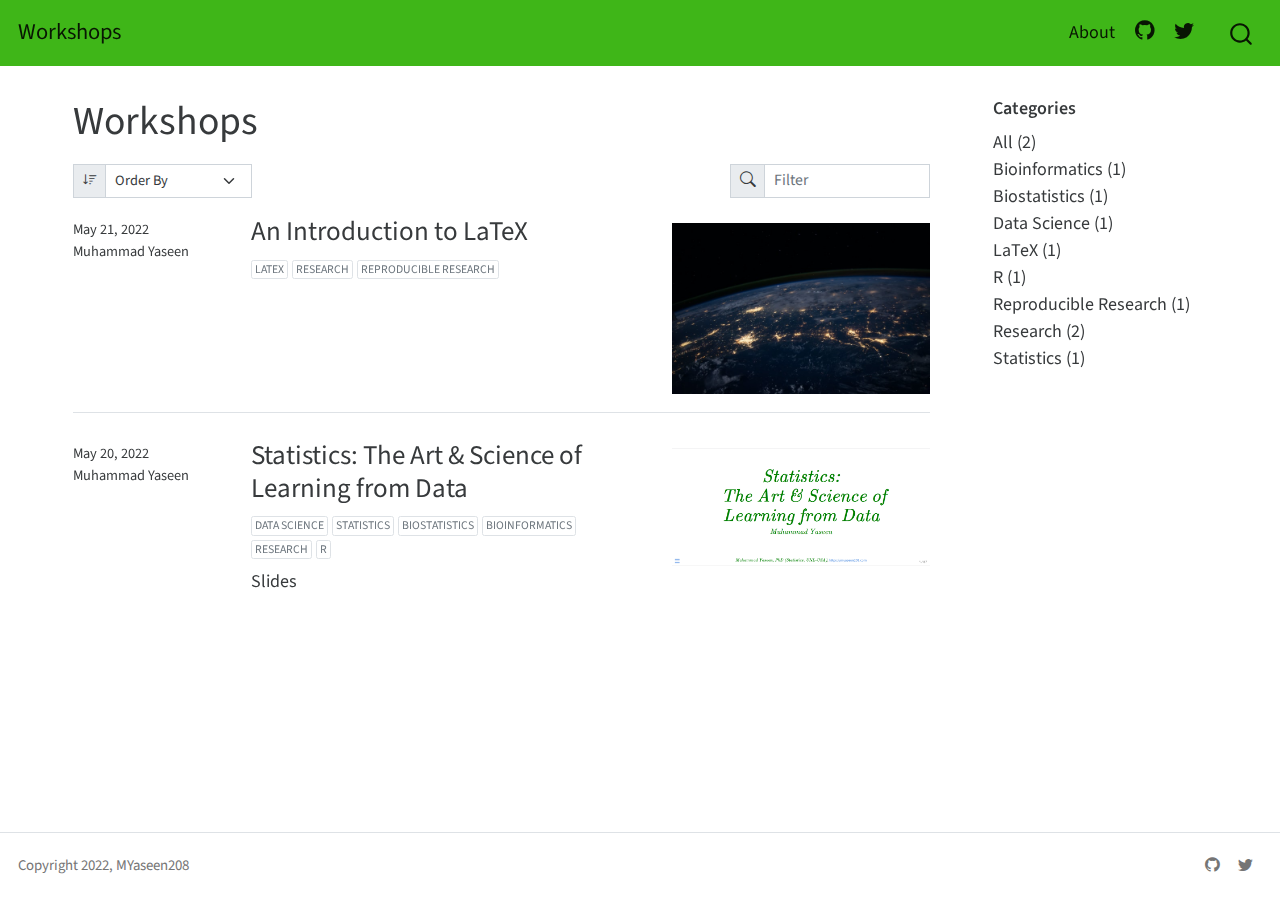
<file: index.html>
<!DOCTYPE html>
<html xmlns="http://www.w3.org/1999/xhtml" lang="en" xml:lang="en"><head>
  <meta charset="utf-8">
  <meta name="generator" content="quarto-0.9.165">
  <meta name="viewport" content="width=device-width, initial-scale=1.0, user-scalable=yes">
  <title>Workshops</title>
  <style>
    code{white-space: pre-wrap;}
    span.smallcaps{font-variant: small-caps;}
    span.underline{text-decoration: underline;}
    div.column{display: inline-block; vertical-align: top; width: 50%;}
    div.hanging-indent{margin-left: 1.5em; text-indent: -1.5em;}
    ul.task-list{list-style: none;}
  </style>

  <script src="site_libs/quarto-nav/quarto-nav.js"></script>
  <script src="site_libs/quarto-nav/headroom.min.js"></script>
  <script src="site_libs/clipboard/clipboard.min.js"></script>
  <meta name="quarto:offset" content="./">
  <script src="site_libs/quarto-search/autocomplete.umd.js"></script>
  <script src="site_libs/quarto-search/fuse.min.js"></script>
  <script src="site_libs/quarto-search/quarto-search.js"></script>
  <script src="site_libs/quarto-listing/list.min.js"></script>
  <script src="site_libs/quarto-listing/quarto-listing.js"></script>
  <script src="site_libs/quarto-html/quarto.js"></script>
  <script src="site_libs/quarto-html/popper.min.js"></script>
  <script src="site_libs/quarto-html/tippy.umd.min.js"></script>
  <script src="site_libs/quarto-html/anchor.min.js"></script>
  <link href="site_libs/quarto-html/tippy.css" rel="stylesheet">
  <link id="quarto-text-highlighting-styles" href="site_libs/quarto-html/quarto-syntax-highlighting.css" rel="stylesheet">
  <script src="site_libs/bootstrap/bootstrap.min.js"></script>
  <link href="site_libs/bootstrap/bootstrap-icons.css" rel="stylesheet">
  <link href="site_libs/bootstrap/bootstrap.min.css" rel="stylesheet">
  <script id="quarto-search-options" type="application/json">{
    "location": "navbar",
    "copy-button": false,
    "collapse-after": 3,
    "panel-placement": "end",
    "type": "overlay",
    "limit": 20,
    "language": {
      "search-no-results-text": "No results",
      "search-matching-documents-text": "matching documents",
      "search-copy-link-title": "Copy link to search",
      "search-hide-matches-text": "Hide additional matches",
      "search-more-match-text": "more match in this document",
      "search-more-matches-text": "more matches in this document",
      "search-clear-button-title": "Clear",
      "search-detached-cancel-button-title": "Cancel",
      "search-submit-button-title": "Submit"
    }
  }</script>
  <script>

    window.document.addEventListener("DOMContentLoaded", function (_event) {
      const listingTargetEl = window.document.querySelector('#listing-listing .list');
      if (!listingTargetEl) {
        // No listing discovered, do not attach.
        return; 
      }

      const options = {
        valueNames: ['listing-date','listing-title','listing-author','listing-image','listing-description','listing-categories',{ data: ['index'] },{ data: ['categories'] },{ data: ['listing-date-sort'] },{ data: ['listing-file-modified-sort'] }],
        
        searchColumns: ["listing-date","listing-title","listing-author","listing-image","listing-description","listing-categories"],
      };

      window['quarto-listings'] = window['quarto-listings'] || {};
      window['quarto-listings']['listing-listing'] = new List('listing-listing', options);

      if (window['quarto-listing-loaded']) {
        window['quarto-listing-loaded']();
      }
    });
    </script>
  <!--[if lt IE 9]>
    <script src="//cdnjs.cloudflare.com/ajax/libs/html5shiv/3.7.3/html5shiv-printshiv.min.js"></script>
  <![endif]-->
  <link rel="stylesheet" href="styles.css">
</head>
<body>
<div id="quarto-search-results"></div>
  <header id="quarto-header" class="headroom fixed-top">
    <nav class="navbar navbar-expand-lg navbar-dark ">
      <div class="navbar-container container-fluid">
      <a class="navbar-brand" href="./index.html">
    <span class="navbar-title">Workshops</span>
  </a>
          <button class="navbar-toggler" type="button" data-bs-toggle="collapse" data-bs-target="#navbarCollapse" aria-controls="navbarCollapse" aria-expanded="false" aria-label="Toggle navigation" onclick="if (window.quartoToggleHeadroom) { window.quartoToggleHeadroom(); }">
  <span class="navbar-toggler-icon"></span>
</button>
          <div class="collapse navbar-collapse" id="navbarCollapse">
            <ul class="navbar-nav navbar-nav-scroll ms-auto">
  <li class="nav-item">
    <a class="nav-link" href="./about.html">About</a>
  </li>  
  <li class="nav-item compact">
    <a class="nav-link" href="https://github.com/myaseen208/"><i class="bi bi-github" role="img">
</i> 
 </a>
  </li>  
  <li class="nav-item compact">
    <a class="nav-link" href="https://twitter.com/myaseen208/"><i class="bi bi-twitter" role="img">
</i> 
 </a>
  </li>  
</ul>
              <div id="quarto-search" class="" title="Search"></div>
          </div> <!-- /navcollapse -->
      </div> <!-- /container-fluid -->
    </nav>
</header>
<!-- content -->
<div id="quarto-content" class="quarto-container page-columns page-rows-contents page-layout-full page-navbar">
<!-- sidebar -->
<!-- margin-sidebar -->
    <div id="quarto-margin-sidebar" class="sidebar margin-sidebar">
        
    <h5 class="quarto-listing-category-title">Categories</h5><div class="quarto-listing-category category-default"><div class="category" data-category="">All <span class="quarto-category-count">(2)</span></div><div class="category" data-category="Bioinformatics">Bioinformatics <span class="quarto-category-count">(1)</span></div><div class="category" data-category="Biostatistics">Biostatistics <span class="quarto-category-count">(1)</span></div><div class="category" data-category="Data Science">Data Science <span class="quarto-category-count">(1)</span></div><div class="category" data-category="LaTeX">LaTeX <span class="quarto-category-count">(1)</span></div><div class="category" data-category="R">R <span class="quarto-category-count">(1)</span></div><div class="category" data-category="Reproducible Research">Reproducible Research <span class="quarto-category-count">(1)</span></div><div class="category" data-category="Research">Research <span class="quarto-category-count">(2)</span></div><div class="category" data-category="Statistics">Statistics <span class="quarto-category-count">(1)</span></div></div></div>
<!-- main -->
<main class="content column-page-left" id="quarto-document-content">
<header id="title-block-header" class="quarto-title-block default">

<div class="quarto-title"><h1 class="title display-7">Workshops</h1></div></header>




<div class="quarto-listing quarto-listing-container-default" id="listing-listing">
<div class="listing-actions-group">
   <div class="input-group input-group-sm quarto-listing-sort">
     <span class="input-group-text"><i class="bi bi-sort-down"></i></span>
     <select id="listing-listing-sort" class="form-select" aria-label="Order By" onchange="window['quarto-listings']['listing-listing'].sort(this.options[this.selectedIndex].value, { order: this.options[this.selectedIndex].getAttribute('data-direction')})">
       <option value="" disabled="" selected="" hidden="">Order By</option>
       <option value="index" data-direction="asc">Default</option>
         <option value="listing-title" data-direction="asc">
          Title
        </option>
         <option value="listing-date-sort" data-direction="asc">
          Date - Oldest
        </option>
         <option value="listing-date-sort" data-direction="desc">
          Date - Newest
        </option>
         <option value="listing-author" data-direction="asc">
          Author
        </option>
     </select>
  </div>
    <div class="input-group input-group-sm quarto-listing-filter">
      <span class="input-group-text"><i class="bi bi-search"></i></span>
      <input type="text" class="search form-control" placeholder="Filter">
    </div>
</div>
<div class="list quarto-listing-default">
<div class="quarto-post image-right" data-index="0" data-categories="LaTeX,Research,Reproducible Research" data-listing-date-sort="1653150435000" data-listing-file-modified-sort="1653150435013" data-listing-reading-time-sort="6.355">
<div class="thumbnail">
<p><a href="./posts/2022_nibaf_latex/index.html"> <img src="\posts\2022_nibaf_latex\image.jpg" class="thumnail-image"> </a></p>
</div>
<div class="body">
<a href="./posts/2022_nibaf_latex/index.html">
<h3 class="no-anchor listing-title">
An Introduction to LaTeX
</h3>
<div class="listing-subtitle">

</div>
</a>
<div class="listing-categories">
<div class="listing-category" onclick="window.quartoListingCategory('LaTeX'); return false;">
LaTeX
</div>
<div class="listing-category" onclick="window.quartoListingCategory('Research'); return false;">
Research
</div>
<div class="listing-category" onclick="window.quartoListingCategory('Reproducible Research'); return false;">
Reproducible Research
</div>
</div>
<a href="./posts/2022_nibaf_latex/index.html">
<div class="listing-description">

</div>
</a>
</div>
<div class="metadata">
<a href="./posts/2022_nibaf_latex/index.html">
<div class="listing-date">
May 21, 2022
</div>
<div class="listing-author">
Muhammad Yaseen
</div>
</a>
</div>
</div>
<div class="quarto-post image-right" data-index="1" data-categories="Data Science,Statistics,Biostatistics,Bioinformatics,Research,R" data-listing-date-sort="1652986800000" data-listing-file-modified-sort="1653154338234" data-listing-reading-time-sort="0.005">
<div class="thumbnail">
<p><a href="./posts/2022_tuf_slides/index.html"> <img src="\posts\2022_tuf_slides\image.png" class="thumnail-image"> </a></p>
</div>
<div class="body">
<a href="./posts/2022_tuf_slides/index.html">
<h3 class="no-anchor listing-title">
Statistics: The Art &amp; Science of Learning from Data
</h3>
<div class="listing-subtitle">

</div>
</a>
<div class="listing-categories">
<div class="listing-category" onclick="window.quartoListingCategory('Data Science'); return false;">
Data Science
</div>
<div class="listing-category" onclick="window.quartoListingCategory('Statistics'); return false;">
Statistics
</div>
<div class="listing-category" onclick="window.quartoListingCategory('Biostatistics'); return false;">
Biostatistics
</div>
<div class="listing-category" onclick="window.quartoListingCategory('Bioinformatics'); return false;">
Bioinformatics
</div>
<div class="listing-category" onclick="window.quartoListingCategory('Research'); return false;">
Research
</div>
<div class="listing-category" onclick="window.quartoListingCategory('R'); return false;">
R
</div>
</div>
<a href="./posts/2022_tuf_slides/index.html">
<div class="listing-description">
<p><span>Slides</span></p>
</div>
</a>
</div>
<div class="metadata">
<a href="./posts/2022_tuf_slides/index.html">
<div class="listing-date">
May 20, 2022
</div>
<div class="listing-author">
Muhammad Yaseen
</div>
</a>
</div>
</div>
</div>
<div class="listing-no-matching d-none">
No matching items
</div>
</div></main> <!-- /main -->
<script type="application/javascript">
window.document.addEventListener("DOMContentLoaded", function (event) {
  const icon = "";
  const anchorJS = new window.AnchorJS();
  anchorJS.options = {
    placement: 'right',
    icon: icon
  };
  anchorJS.add('.anchored');
  const clipboard = new window.ClipboardJS('.code-copy-button', {
    target: function(trigger) {
      return trigger.previousElementSibling;
    }
  });
  clipboard.on('success', function(e) {
    // button target
    const button = e.trigger;
    // don't keep focus
    button.blur();
    // flash "checked"
    button.classList.add('code-copy-button-checked');
    setTimeout(function() {
      button.classList.remove('code-copy-button-checked');
    }, 1000);
    // clear code selection
    e.clearSelection();
  });
  function tippyHover(el, contentFn) {
    const config = {
      allowHTML: true,
      content: contentFn,
      maxWidth: 500,
      delay: 100,
      arrow: false,
      appendTo: function(el) {
          return el.parentElement;
      },
      interactive: true,
      interactiveBorder: 10,
      theme: 'quarto',
      placement: 'bottom-start'
    };
    window.tippy(el, config); 
  }
  const noterefs = window.document.querySelectorAll('a[role="doc-noteref"]');
  for (var i=0; i<noterefs.length; i++) {
    const ref = noterefs[i];
    tippyHover(ref, function() {
      let href = ref.getAttribute('href');
      try { href = new URL(href).hash; } catch {}
      const id = href.replace(/^#\/?/, "");
      const note = window.document.getElementById(id);
      return note.innerHTML;
    });
  }
  var bibliorefs = window.document.querySelectorAll('a[role="doc-biblioref"]');
  for (var i=0; i<bibliorefs.length; i++) {
    const ref = bibliorefs[i];
    const cites = ref.parentNode.getAttribute('data-cites').split(' ');
    tippyHover(ref, function() {
      var popup = window.document.createElement('div');
      cites.forEach(function(cite) {
        var citeDiv = window.document.createElement('div');
        citeDiv.classList.add('hanging-indent');
        citeDiv.classList.add('csl-entry');
        var biblioDiv = window.document.getElementById('ref-' + cite);
        if (biblioDiv) {
          citeDiv.innerHTML = biblioDiv.innerHTML;
        }
        popup.appendChild(citeDiv);
      });
      return popup.innerHTML;
    });
  }
});
</script>
</div> <!-- /content -->
<footer class="footer">
  <div class="nav-footer">
    <div class="nav-footer-left">Copyright 2022, MYaseen208</div>   
    <div class="nav-footer-right">
      <ul class="footer-items list-unstyled">
    <li class="nav-item compact">
    <a class="nav-link" href="https://github.com/myaseen208">
      <i class="bi bi-github" role="img">
</i> 
    </a>
  </li>  
    <li class="nav-item compact">
    <a class="nav-link" href="https://twitter.com/myaseen208">
      <i class="bi bi-twitter" role="img">
</i> 
    </a>
  </li>  
</ul>
    </div>
  </div>
</footer>


</body></html>
</file>
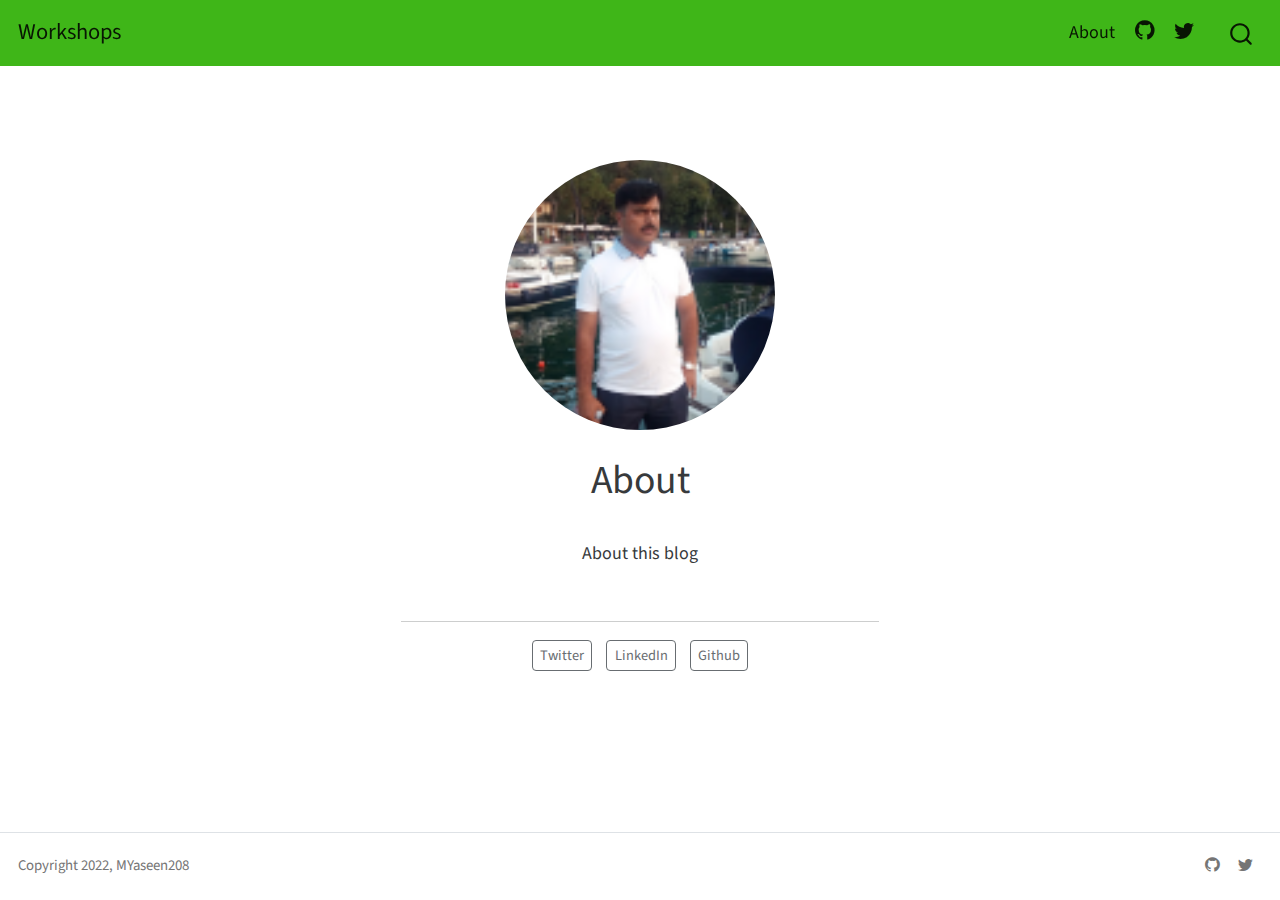
<file: about.html>
<!DOCTYPE html>
<html xmlns="http://www.w3.org/1999/xhtml" lang="en" xml:lang="en"><head>
  <meta charset="utf-8">
  <meta name="generator" content="quarto-0.9.165">
  <meta name="viewport" content="width=device-width, initial-scale=1.0, user-scalable=yes">
  <title>Workshops - About</title>
  <style>
    code{white-space: pre-wrap;}
    span.smallcaps{font-variant: small-caps;}
    span.underline{text-decoration: underline;}
    div.column{display: inline-block; vertical-align: top; width: 50%;}
    div.hanging-indent{margin-left: 1.5em; text-indent: -1.5em;}
    ul.task-list{list-style: none;}
  </style>

  <script src="site_libs/quarto-nav/quarto-nav.js"></script>
  <script src="site_libs/quarto-nav/headroom.min.js"></script>
  <script src="site_libs/clipboard/clipboard.min.js"></script>
  <meta name="quarto:offset" content="./">
  <script src="site_libs/quarto-search/autocomplete.umd.js"></script>
  <script src="site_libs/quarto-search/fuse.min.js"></script>
  <script src="site_libs/quarto-search/quarto-search.js"></script>
  <script src="site_libs/quarto-html/quarto.js"></script>
  <script src="site_libs/quarto-html/popper.min.js"></script>
  <script src="site_libs/quarto-html/tippy.umd.min.js"></script>
  <script src="site_libs/quarto-html/anchor.min.js"></script>
  <link href="site_libs/quarto-html/tippy.css" rel="stylesheet">
  <link id="quarto-text-highlighting-styles" href="site_libs/quarto-html/quarto-syntax-highlighting.css" rel="stylesheet">
  <script src="site_libs/bootstrap/bootstrap.min.js"></script>
  <link href="site_libs/bootstrap/bootstrap-icons.css" rel="stylesheet">
  <link href="site_libs/bootstrap/bootstrap.min.css" rel="stylesheet">
  <script id="quarto-search-options" type="application/json">{
    "location": "navbar",
    "copy-button": false,
    "collapse-after": 3,
    "panel-placement": "end",
    "type": "overlay",
    "limit": 20,
    "language": {
      "search-no-results-text": "No results",
      "search-matching-documents-text": "matching documents",
      "search-copy-link-title": "Copy link to search",
      "search-hide-matches-text": "Hide additional matches",
      "search-more-match-text": "more match in this document",
      "search-more-matches-text": "more matches in this document",
      "search-clear-button-title": "Clear",
      "search-detached-cancel-button-title": "Cancel",
      "search-submit-button-title": "Submit"
    }
  }</script>
  <!--[if lt IE 9]>
    <script src="//cdnjs.cloudflare.com/ajax/libs/html5shiv/3.7.3/html5shiv-printshiv.min.js"></script>
  <![endif]-->
  <link rel="stylesheet" href="styles.css">
</head>
<body class="fullcontent">
<div id="quarto-search-results"></div>
  <header id="quarto-header" class="headroom fixed-top">
    <nav class="navbar navbar-expand-lg navbar-dark ">
      <div class="navbar-container container-fluid">
      <a class="navbar-brand" href="./index.html">
    <span class="navbar-title">Workshops</span>
  </a>
          <button class="navbar-toggler" type="button" data-bs-toggle="collapse" data-bs-target="#navbarCollapse" aria-controls="navbarCollapse" aria-expanded="false" aria-label="Toggle navigation" onclick="if (window.quartoToggleHeadroom) { window.quartoToggleHeadroom(); }">
  <span class="navbar-toggler-icon"></span>
</button>
          <div class="collapse navbar-collapse" id="navbarCollapse">
            <ul class="navbar-nav navbar-nav-scroll ms-auto">
  <li class="nav-item">
    <a class="nav-link active" href="./about.html" aria-current="page">About</a>
  </li>  
  <li class="nav-item compact">
    <a class="nav-link" href="https://github.com/myaseen208/"><i class="bi bi-github" role="img">
</i> 
 </a>
  </li>  
  <li class="nav-item compact">
    <a class="nav-link" href="https://twitter.com/myaseen208/"><i class="bi bi-twitter" role="img">
</i> 
 </a>
  </li>  
</ul>
              <div id="quarto-search" class="" title="Search"></div>
          </div> <!-- /navcollapse -->
      </div> <!-- /container-fluid -->
    </nav>
</header>
<!-- content -->
<div id="quarto-content" class="quarto-container page-columns page-rows-contents page-layout-article page-navbar">
<!-- sidebar -->
<!-- margin-sidebar -->
    
<!-- main -->
<div class="quarto-about-jolla">
  <img src="myaseen208.png" class="about-image
  round " style="height: 15em; width: 15em;">
 <header id="title-block-header" class="quarto-title-block default">

<div class="quarto-title"><h1 class="title display-7">About</h1></div></header><main class="content" id="quarto-document-content">
<p>About this blog</p>



</main> 
  <hr class="about-sep">
   <div class="about-links">
  <a href="https://twitter.com/myaseen208" class="about-link">Twitter</a>
  <a href="https://linkedin.com/myaseen208" class="about-link">LinkedIn</a>
  <a href="https://github.com/myaseen208" class="about-link">Github</a>
</div>
</div>
 <!-- /main -->
<script type="application/javascript">
window.document.addEventListener("DOMContentLoaded", function (event) {
  const icon = "";
  const anchorJS = new window.AnchorJS();
  anchorJS.options = {
    placement: 'right',
    icon: icon
  };
  anchorJS.add('.anchored');
  const clipboard = new window.ClipboardJS('.code-copy-button', {
    target: function(trigger) {
      return trigger.previousElementSibling;
    }
  });
  clipboard.on('success', function(e) {
    // button target
    const button = e.trigger;
    // don't keep focus
    button.blur();
    // flash "checked"
    button.classList.add('code-copy-button-checked');
    setTimeout(function() {
      button.classList.remove('code-copy-button-checked');
    }, 1000);
    // clear code selection
    e.clearSelection();
  });
  function tippyHover(el, contentFn) {
    const config = {
      allowHTML: true,
      content: contentFn,
      maxWidth: 500,
      delay: 100,
      arrow: false,
      appendTo: function(el) {
          return el.parentElement;
      },
      interactive: true,
      interactiveBorder: 10,
      theme: 'quarto',
      placement: 'bottom-start'
    };
    window.tippy(el, config); 
  }
  const noterefs = window.document.querySelectorAll('a[role="doc-noteref"]');
  for (var i=0; i<noterefs.length; i++) {
    const ref = noterefs[i];
    tippyHover(ref, function() {
      let href = ref.getAttribute('href');
      try { href = new URL(href).hash; } catch {}
      const id = href.replace(/^#\/?/, "");
      const note = window.document.getElementById(id);
      return note.innerHTML;
    });
  }
  var bibliorefs = window.document.querySelectorAll('a[role="doc-biblioref"]');
  for (var i=0; i<bibliorefs.length; i++) {
    const ref = bibliorefs[i];
    const cites = ref.parentNode.getAttribute('data-cites').split(' ');
    tippyHover(ref, function() {
      var popup = window.document.createElement('div');
      cites.forEach(function(cite) {
        var citeDiv = window.document.createElement('div');
        citeDiv.classList.add('hanging-indent');
        citeDiv.classList.add('csl-entry');
        var biblioDiv = window.document.getElementById('ref-' + cite);
        if (biblioDiv) {
          citeDiv.innerHTML = biblioDiv.innerHTML;
        }
        popup.appendChild(citeDiv);
      });
      return popup.innerHTML;
    });
  }
});
</script>
</div> <!-- /content -->
<footer class="footer">
  <div class="nav-footer">
    <div class="nav-footer-left">Copyright 2022, MYaseen208</div>   
    <div class="nav-footer-right">
      <ul class="footer-items list-unstyled">
    <li class="nav-item compact">
    <a class="nav-link" href="https://github.com/myaseen208">
      <i class="bi bi-github" role="img">
</i> 
    </a>
  </li>  
    <li class="nav-item compact">
    <a class="nav-link" href="https://twitter.com/myaseen208">
      <i class="bi bi-twitter" role="img">
</i> 
    </a>
  </li>  
</ul>
    </div>
  </div>
</footer>


</body></html>
</file>
<file: site_libs/quarto-html/tippy.css>
.tippy-box[data-animation=fade][data-state=hidden]{opacity:0}[data-tippy-root]{max-width:calc(100vw - 10px)}.tippy-box{position:relative;background-color:#333;color:#fff;border-radius:4px;font-size:14px;line-height:1.4;white-space:normal;outline:0;transition-property:transform,visibility,opacity}.tippy-box[data-placement^=top]>.tippy-arrow{bottom:0}.tippy-box[data-placement^=top]>.tippy-arrow:before{bottom:-7px;left:0;border-width:8px 8px 0;border-top-color:initial;transform-origin:center top}.tippy-box[data-placement^=bottom]>.tippy-arrow{top:0}.tippy-box[data-placement^=bottom]>.tippy-arrow:before{top:-7px;left:0;border-width:0 8px 8px;border-bottom-color:initial;transform-origin:center bottom}.tippy-box[data-placement^=left]>.tippy-arrow{right:0}.tippy-box[data-placement^=left]>.tippy-arrow:before{border-width:8px 0 8px 8px;border-left-color:initial;right:-7px;transform-origin:center left}.tippy-box[data-placement^=right]>.tippy-arrow{left:0}.tippy-box[data-placement^=right]>.tippy-arrow:before{left:-7px;border-width:8px 8px 8px 0;border-right-color:initial;transform-origin:center right}.tippy-box[data-inertia][data-state=visible]{transition-timing-function:cubic-bezier(.54,1.5,.38,1.11)}.tippy-arrow{width:16px;height:16px;color:#333}.tippy-arrow:before{content:"";position:absolute;border-color:transparent;border-style:solid}.tippy-content{position:relative;padding:5px 9px;z-index:1}
</file>
<file: site_libs/quarto-html/quarto-syntax-highlighting.css>
/* quarto syntax highlight colors */
:root {
  --quarto-hl-ot-color: #00769E;
  --quarto-hl-at-color: #677623;
  --quarto-hl-ss-color: #20794D;
  --quarto-hl-an-color: #5E5E5E;
  --quarto-hl-fu-color: #4758AB;
  --quarto-hl-st-color: #20794D;
  --quarto-hl-cf-color: #00769E;
  --quarto-hl-op-color: #5E5E5E;
  --quarto-hl-er-color: #AD0000;
  --quarto-hl-bn-color: #AD0000;
  --quarto-hl-al-color: #AD0000;
  --quarto-hl-va-color: #111111;
  --quarto-hl-bu-color: inherit;
  --quarto-hl-ex-color: inherit;
  --quarto-hl-pp-color: #AD0000;
  --quarto-hl-in-color: #5E5E5E;
  --quarto-hl-vs-color: #20794D;
  --quarto-hl-wa-color: #5E5E5E;
  --quarto-hl-do-color: #5E5E5E;
  --quarto-hl-im-color: inherit;
  --quarto-hl-ch-color: #20794D;
  --quarto-hl-dt-color: #AD0000;
  --quarto-hl-fl-color: #AD0000;
  --quarto-hl-co-color: #5E5E5E;
  --quarto-hl-cv-color: #5E5E5E;
  --quarto-hl-cn-color: #8f5902;
  --quarto-hl-sc-color: #5E5E5E;
  --quarto-hl-dv-color: #AD0000;
  --quarto-hl-kw-color: #00769E;
}

/* other quarto variables */
:root {
  --quarto-font-monospace: SFMono-Regular, Menlo, Monaco, Consolas, "Liberation Mono", "Courier New", monospace;
}

code span {
  color: #00769E;
}

code.sourceCode > span {
  color: #00769E;
}

div.sourceCode,
div.sourceCode pre.sourceCode {
  color: #00769E;
}

code span.ot {
  color: #00769E;
}

code span.at {
  color: #677623;
}

code span.ss {
  color: #20794D;
}

code span.an {
  color: #5E5E5E;
}

code span.fu {
  color: #4758AB;
}

code span.st {
  color: #20794D;
}

code span.cf {
  color: #00769E;
}

code span.op {
  color: #5E5E5E;
}

code span.er {
  color: #AD0000;
}

code span.bn {
  color: #AD0000;
}

code span.al {
  color: #AD0000;
}

code span.va {
  color: #111111;
}

code span.pp {
  color: #AD0000;
}

code span.in {
  color: #5E5E5E;
}

code span.vs {
  color: #20794D;
}

code span.wa {
  color: #5E5E5E;
  font-style: italic;
}

code span.do {
  color: #5E5E5E;
  font-style: italic;
}

code span.ch {
  color: #20794D;
}

code span.dt {
  color: #AD0000;
}

code span.fl {
  color: #AD0000;
}

code span.co {
  color: #5E5E5E;
}

code span.cv {
  color: #5E5E5E;
  font-style: italic;
}

code span.cn {
  color: #8f5902;
}

code span.sc {
  color: #5E5E5E;
}

code span.dv {
  color: #AD0000;
}

code span.kw {
  color: #00769E;
}

/*# sourceMappingURL=debc5d5d77c3f9108843748ff7464032.css.map */
</file>
<file: styles.css>
/* css styles */
</file>
